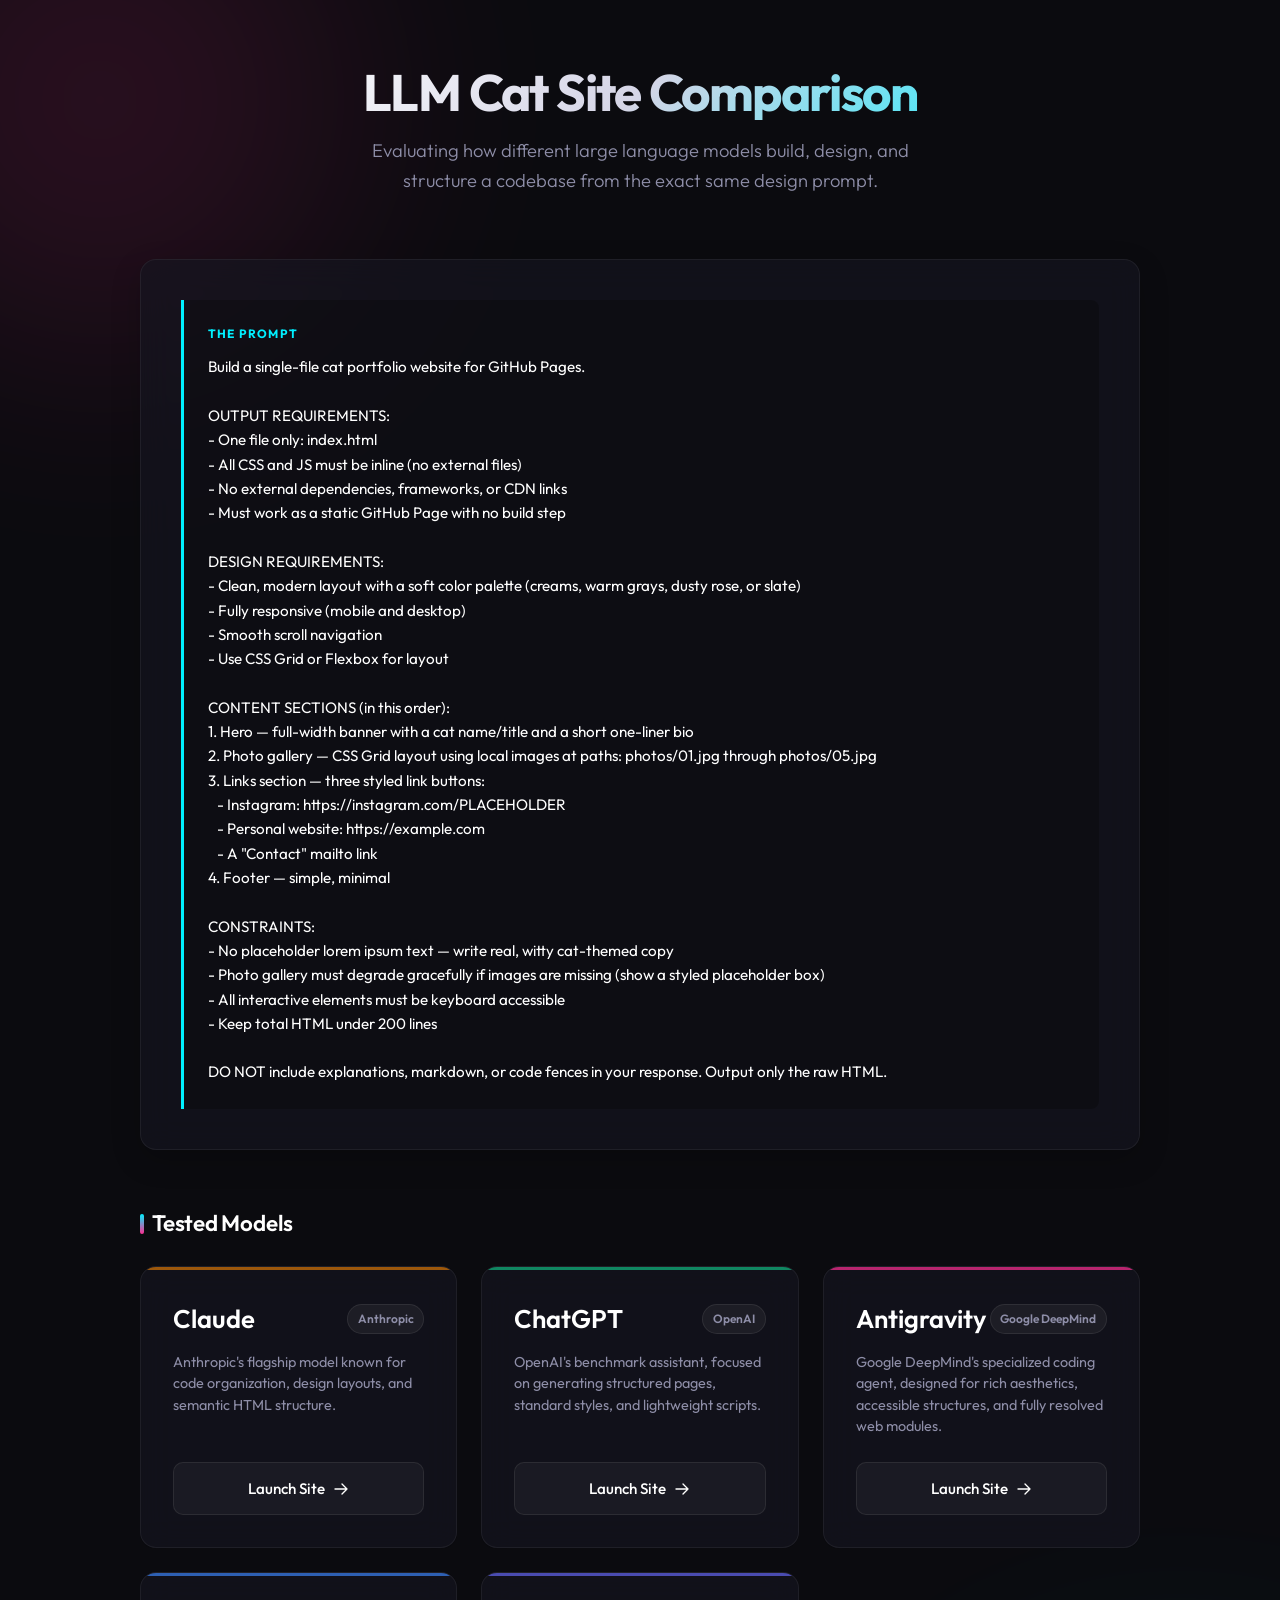
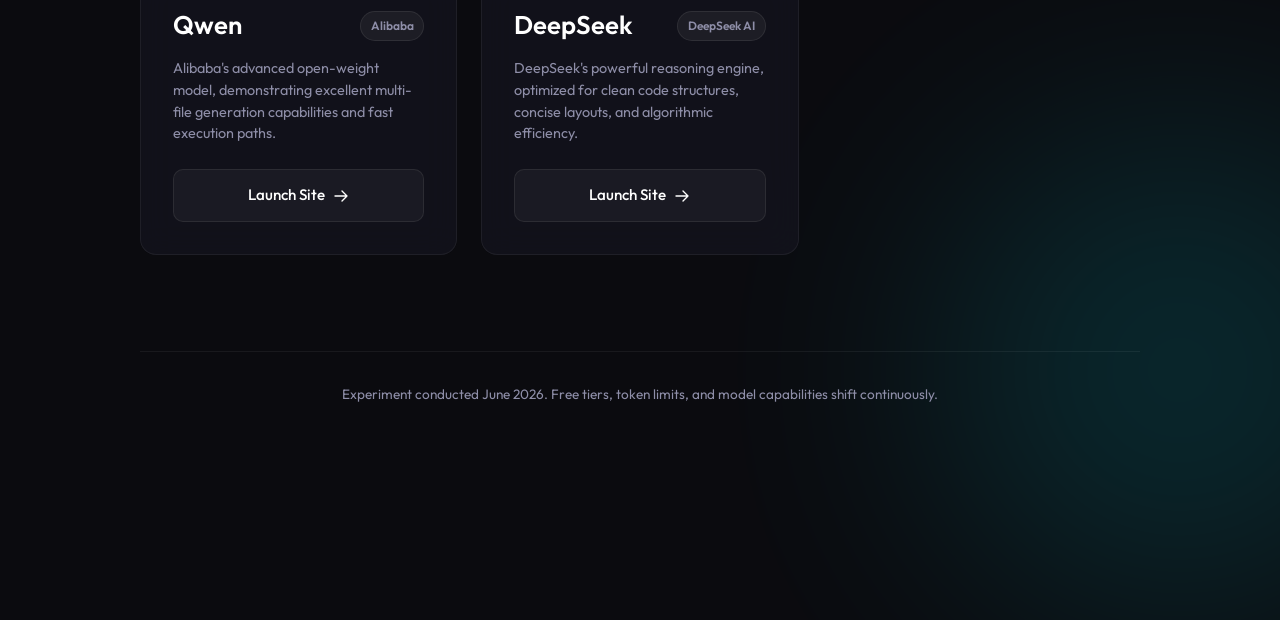
<file: index.html>
<!doctype html>
<html lang="en">
    <head>
        <meta charset="UTF-8" />
        <meta name="viewport" content="width=device-width, initial-scale=1.0" />
        <title>LLM Cat Site Comparison</title>
        <link rel="preconnect" href="https://fonts.googleapis.com">
        <link rel="preconnect" href="https://fonts.gstatic.com" crossorigin>
        <link href="https://fonts.googleapis.com/css2?family=Outfit:wght@300;400;500;600;700&display=swap" rel="stylesheet">
        <style>
            :root {
                --bg: #0b0b0f;
                --card-bg: rgba(22, 22, 33, 0.65);
                --card-hover: rgba(30, 30, 46, 0.85);
                --border: rgba(255, 255, 255, 0.06);
                --border-hover: rgba(255, 255, 255, 0.12);
                --text: #e2e2ee;
                --text-muted: #8e8ea8;
                --text-dark: #121214;
                --primary: #ff2e93; 
                --secondary: #00f0ff;
                --accent: #ab20fd;
                
                --claude-color: #d97706;
                --chatgpt-color: #10b981;
                --antigravity-color: #ff2e93;
                --qwen-color: #3b82f6;
                --deepseek-color: #6366f1;
            }

            * {
                box-sizing: border-box;
                margin: 0;
                padding: 0;
            }

            body {
                font-family: 'Outfit', system-ui, -apple-system, sans-serif;
                background-color: var(--bg);
                color: var(--text);
                padding: 4rem 2rem;
                line-height: 1.6;
                position: relative;
                overflow-x: hidden;
            }

            /* Decorative Background Blobs */
            .blob {
                position: absolute;
                width: 500px;
                height: 500px;
                border-radius: 50%;
                filter: blur(120px);
                z-index: -1;
                opacity: 0.12;
                pointer-events: none;
                animation: float 25s infinite alternate ease-in-out;
            }
            .blob-1 {
                background: var(--primary);
                top: -150px;
                left: -150px;
            }
            .blob-2 {
                background: var(--secondary);
                bottom: -150px;
                right: -150px;
                animation-delay: -12.5s;
            }
            @keyframes float {
                0% { transform: translate(0, 0) scale(1); }
                100% { transform: translate(80px, 50px) scale(1.15); }
            }

            .wrap {
                max-width: 1000px;
                margin: 0 auto;
            }

            /* Header Section */
            header {
                text-align: center;
                margin-bottom: 4rem;
            }

            h1 {
                font-size: 3.2rem;
                font-weight: 700;
                line-height: 1.1;
                margin-bottom: 1rem;
                letter-spacing: -0.03em;
                background: linear-gradient(135deg, #ffffff 10%, #d5d5e6 50%, var(--secondary) 100%);
                -webkit-background-clip: text;
                -webkit-text-fill-color: transparent;
            }

            .sub-title {
                font-size: 1.15rem;
                color: var(--text-muted);
                max-width: 600px;
                margin: 0 auto;
                font-weight: 300;
            }

            /* Section Styling */
            h2.section-title {
                font-size: 1.4rem;
                font-weight: 600;
                margin-bottom: 1.5rem;
                letter-spacing: -0.01em;
                display: flex;
                align-items: center;
                gap: 0.5rem;
                color: #ffffff;
            }

            h2.section-title::before {
                content: "";
                display: inline-block;
                width: 4px;
                height: 1.25rem;
                background: linear-gradient(to bottom, var(--secondary), var(--primary));
                border-radius: 2px;
            }

            /* Brief Card & Prompt Callout */
            .brief-section {
                background: var(--card-bg);
                border: 1px solid var(--border);
                border-radius: 16px;
                padding: 2.5rem;
                backdrop-filter: blur(16px);
                margin-bottom: 3.5rem;
                box-shadow: 0 10px 30px rgba(0, 0, 0, 0.2);
            }

            .prompt-box {
                background: rgba(0, 0, 0, 0.25);
                border-left: 3px solid var(--secondary);
                padding: 1.5rem;
                border-radius: 0 8px 8px 0;
            }

            .prompt-label {
                font-size: 0.75rem;
                font-weight: 700;
                color: var(--secondary);
                letter-spacing: 0.1em;
                display: block;
                margin-bottom: 0.75rem;
            }

            .prompt-text {
                font-family: inherit;
                font-size: 0.95rem;
                color: #ffffff;
                white-space: pre-wrap;
                line-height: 1.6;
            }

            /* Model Grid Section */
            .models-section {
                margin-bottom: 2rem;
            }

            .models-grid {
                display: grid;
                grid-template-columns: repeat(auto-fill, minmax(300px, 1fr));
                gap: 1.5rem;
            }

            .model-card {
                background: var(--card-bg);
                border: 1px solid var(--border);
                border-radius: 16px;
                padding: 2rem;
                display: flex;
                flex-direction: column;
                justify-content: space-between;
                min-height: 220px;
                transition: all 0.3s cubic-bezier(0.16, 1, 0.3, 1);
                backdrop-filter: blur(16px);
                position: relative;
                overflow: hidden;
            }

            .model-card::after {
                content: "";
                position: absolute;
                top: 0;
                left: 0;
                width: 100%;
                height: 3px;
                background: var(--model-color, var(--primary));
                opacity: 0.7;
            }

            .model-card:hover {
                border-color: var(--border-hover);
                transform: translateY(-5px);
                box-shadow: 0 12px 30px rgba(0, 0, 0, 0.3), 
                            0 0 1px 1px var(--model-color, var(--primary)) inset;
            }

            .model-info {
                margin-bottom: 1.5rem;
            }

            .model-header {
                display: flex;
                align-items: center;
                justify-content: space-between;
                margin-bottom: 0.75rem;
            }

            .model-name {
                font-size: 1.6rem;
                font-weight: 600;
                color: #ffffff;
            }

            .model-badge {
                font-size: 0.75rem;
                font-weight: 600;
                padding: 0.25rem 0.6rem;
                border-radius: 100px;
                background: rgba(255, 255, 255, 0.05);
                border: 1px solid rgba(255, 255, 255, 0.08);
                color: var(--text-muted);
            }

            .model-desc {
                font-size: 0.9rem;
                color: var(--text-muted);
                line-height: 1.5;
            }

            .model-link {
                display: flex;
                align-items: center;
                justify-content: center;
                gap: 0.5rem;
                width: 100%;
                padding: 0.85rem;
                background: rgba(255, 255, 255, 0.04);
                border: 1px solid rgba(255, 255, 255, 0.08);
                border-radius: 10px;
                color: #ffffff;
                text-decoration: none;
                font-weight: 500;
                font-size: 0.95rem;
                transition: all 0.2s ease;
            }

            .model-link svg {
                width: 16px;
                height: 16px;
                transition: transform 0.2s ease;
            }

            .model-link:hover {
                background: var(--model-color, var(--primary));
                border-color: transparent;
                color: #ffffff;
                box-shadow: 0 4px 15px rgba(0, 0, 0, 0.2);
            }

            .model-link:hover svg {
                transform: translateX(3px);
            }

            /* Footer */
            footer {
                margin-top: 6rem;
                text-align: center;
                font-size: 0.85rem;
                color: var(--text-muted);
                border-top: 1px solid var(--border);
                padding-top: 2rem;
            }

            /* Responsive queries */
            @media (max-width: 768px) {
                body {
                    padding: 2rem 1.25rem;
                }
                h1 {
                    font-size: 2.3rem;
                }
                .brief-section {
                    padding: 1.5rem;
                }
            }
        </style>
    </head>
    <body>
        <!-- Animated Blobs -->
        <div class="blob blob-1"></div>
        <div class="blob blob-2"></div>

        <div class="wrap">
            <header>
                <h1>LLM Cat Site Comparison</h1>
                <p class="sub-title">Evaluating how different large language models build, design, and structure a codebase from the exact same design prompt.</p>
            </header>

            <section class="brief-section">
                <div class="prompt-box">
                    <span class="prompt-label">THE PROMPT</span>
                    <pre class="prompt-text">Build a single-file cat portfolio website for GitHub Pages.

OUTPUT REQUIREMENTS:
- One file only: index.html
- All CSS and JS must be inline (no external files)
- No external dependencies, frameworks, or CDN links
- Must work as a static GitHub Page with no build step

DESIGN REQUIREMENTS:
- Clean, modern layout with a soft color palette (creams, warm grays, dusty rose, or slate)
- Fully responsive (mobile and desktop)
- Smooth scroll navigation
- Use CSS Grid or Flexbox for layout

CONTENT SECTIONS (in this order):
1. Hero — full-width banner with a cat name/title and a short one-liner bio
2. Photo gallery — CSS Grid layout using local images at paths: photos/01.jpg through photos/05.jpg
3. Links section — three styled link buttons:
   - Instagram: https://instagram.com/PLACEHOLDER
   - Personal website: https://example.com
   - A "Contact" mailto link
4. Footer — simple, minimal

CONSTRAINTS:
- No placeholder lorem ipsum text — write real, witty cat-themed copy
- Photo gallery must degrade gracefully if images are missing (show a styled placeholder box)
- All interactive elements must be keyboard accessible
- Keep total HTML under 200 lines

DO NOT include explanations, markdown, or code fences in your response. Output only the raw HTML.</pre>
                </div>
            </section>

            <main class="models-section">
                <h2 class="section-title">Tested Models</h2>
                
                <div class="models-grid">
                    <!-- Claude -->
                    <div class="model-card" style="--model-color: var(--claude-color);">
                        <div class="model-info">
                            <div class="model-header">
                                <span class="model-name">Claude</span>
                                <span class="model-badge">Anthropic</span>
                            </div>
                            <p class="model-desc">Anthropic's flagship model known for code organization, design layouts, and semantic HTML structure.</p>
                        </div>
                        <a href="Claude/" class="model-link">
                            <span>Launch Site</span>
                            <svg xmlns="http://www.w3.org/2000/svg" fill="none" viewBox="0 0 24 24" stroke-width="2" stroke="currentColor">
                                <path stroke-linecap="round" stroke-linejoin="round" d="M13.5 4.5L21 12m0 0l-7.5 7.5M21 12H3" />
                            </svg>
                        </a>
                    </div>

                    <!-- ChatGPT -->
                    <div class="model-card" style="--model-color: var(--chatgpt-color);">
                        <div class="model-info">
                            <div class="model-header">
                                <span class="model-name">ChatGPT</span>
                                <span class="model-badge">OpenAI</span>
                            </div>
                            <p class="model-desc">OpenAI's benchmark assistant, focused on generating structured pages, standard styles, and lightweight scripts.</p>
                        </div>
                        <a href="ChatGPT/" class="model-link">
                            <span>Launch Site</span>
                            <svg xmlns="http://www.w3.org/2000/svg" fill="none" viewBox="0 0 24 24" stroke-width="2" stroke="currentColor">
                                <path stroke-linecap="round" stroke-linejoin="round" d="M13.5 4.5L21 12m0 0l-7.5 7.5M21 12H3" />
                            </svg>
                        </a>
                    </div>

                    <!-- Antigravity -->
                    <div class="model-card" style="--model-color: var(--antigravity-color);">
                        <div class="model-info">
                            <div class="model-header">
                                <span class="model-name">Antigravity</span>
                                <span class="model-badge">Google DeepMind</span>
                            </div>
                            <p class="model-desc">Google DeepMind's specialized coding agent, designed for rich aesthetics, accessible structures, and fully resolved web modules.</p>
                        </div>
                        <a href="Antigravity/" class="model-link">
                            <span>Launch Site</span>
                            <svg xmlns="http://www.w3.org/2000/svg" fill="none" viewBox="0 0 24 24" stroke-width="2" stroke="currentColor">
                                <path stroke-linecap="round" stroke-linejoin="round" d="M13.5 4.5L21 12m0 0l-7.5 7.5M21 12H3" />
                            </svg>
                        </a>
                    </div>

                    <!-- Qwen -->
                    <div class="model-card" style="--model-color: var(--qwen-color);">
                        <div class="model-info">
                            <div class="model-header">
                                <span class="model-name">Qwen</span>
                                <span class="model-badge">Alibaba</span>
                            </div>
                            <p class="model-desc">Alibaba's advanced open-weight model, demonstrating excellent multi-file generation capabilities and fast execution paths.</p>
                        </div>
                        <a href="Qwen/" class="model-link">
                            <span>Launch Site</span>
                            <svg xmlns="http://www.w3.org/2000/svg" fill="none" viewBox="0 0 24 24" stroke-width="2" stroke="currentColor">
                                <path stroke-linecap="round" stroke-linejoin="round" d="M13.5 4.5L21 12m0 0l-7.5 7.5M21 12H3" />
                            </svg>
                        </a>
                    </div>

                    <!-- DeepSeek -->
                    <div class="model-card" style="--model-color: var(--deepseek-color);">
                        <div class="model-info">
                            <div class="model-header">
                                <span class="model-name">DeepSeek</span>
                                <span class="model-badge">DeepSeek AI</span>
                            </div>
                            <p class="model-desc">DeepSeek's powerful reasoning engine, optimized for clean code structures, concise layouts, and algorithmic efficiency.</p>
                        </div>
                        <a href="DeepSeek/" class="model-link">
                            <span>Launch Site</span>
                            <svg xmlns="http://www.w3.org/2000/svg" fill="none" viewBox="0 0 24 24" stroke-width="2" stroke="currentColor">
                                <path stroke-linecap="round" stroke-linejoin="round" d="M13.5 4.5L21 12m0 0l-7.5 7.5M21 12H3" />
                            </svg>
                        </a>
                    </div>
                </div>
            </main>

            <footer>
                <p>Experiment conducted June 2026. Free tiers, token limits, and model capabilities shift continuously.</p>
            </footer>
        </div>
    </body>
</html>
</file>
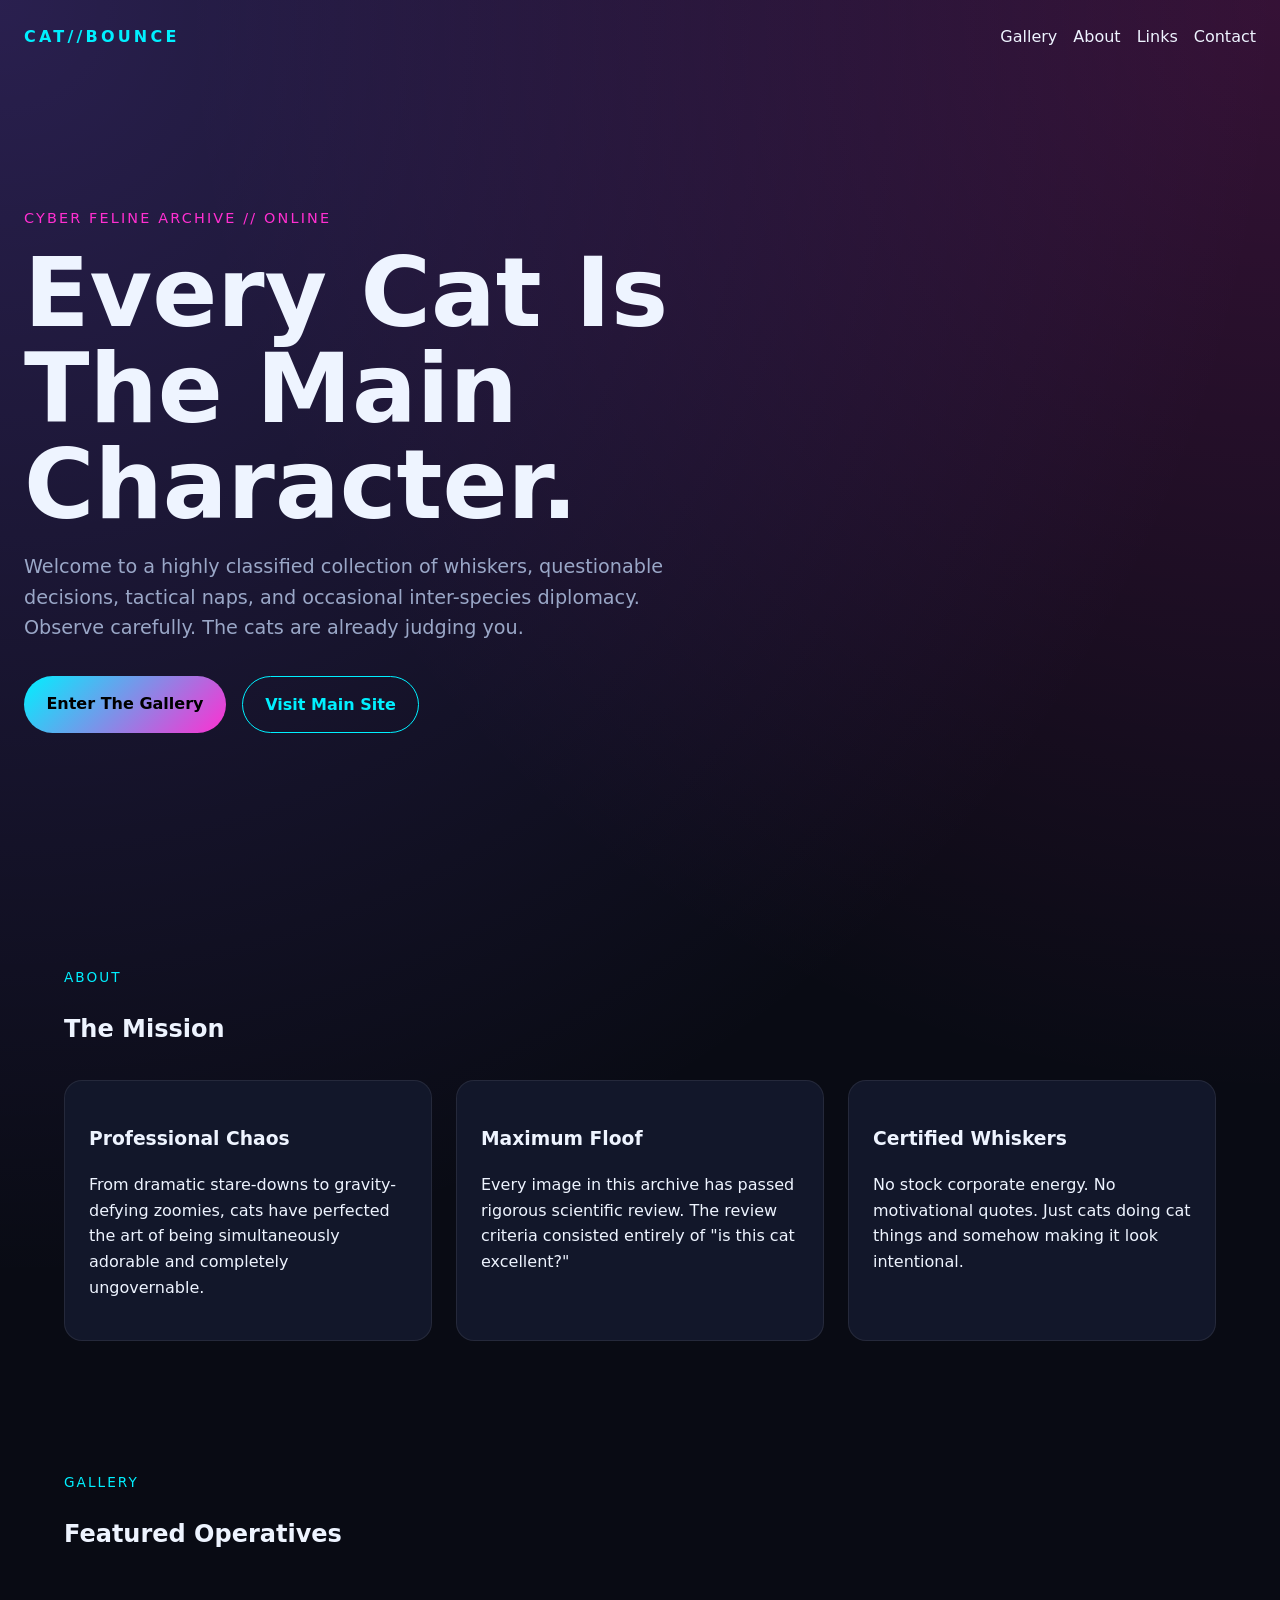
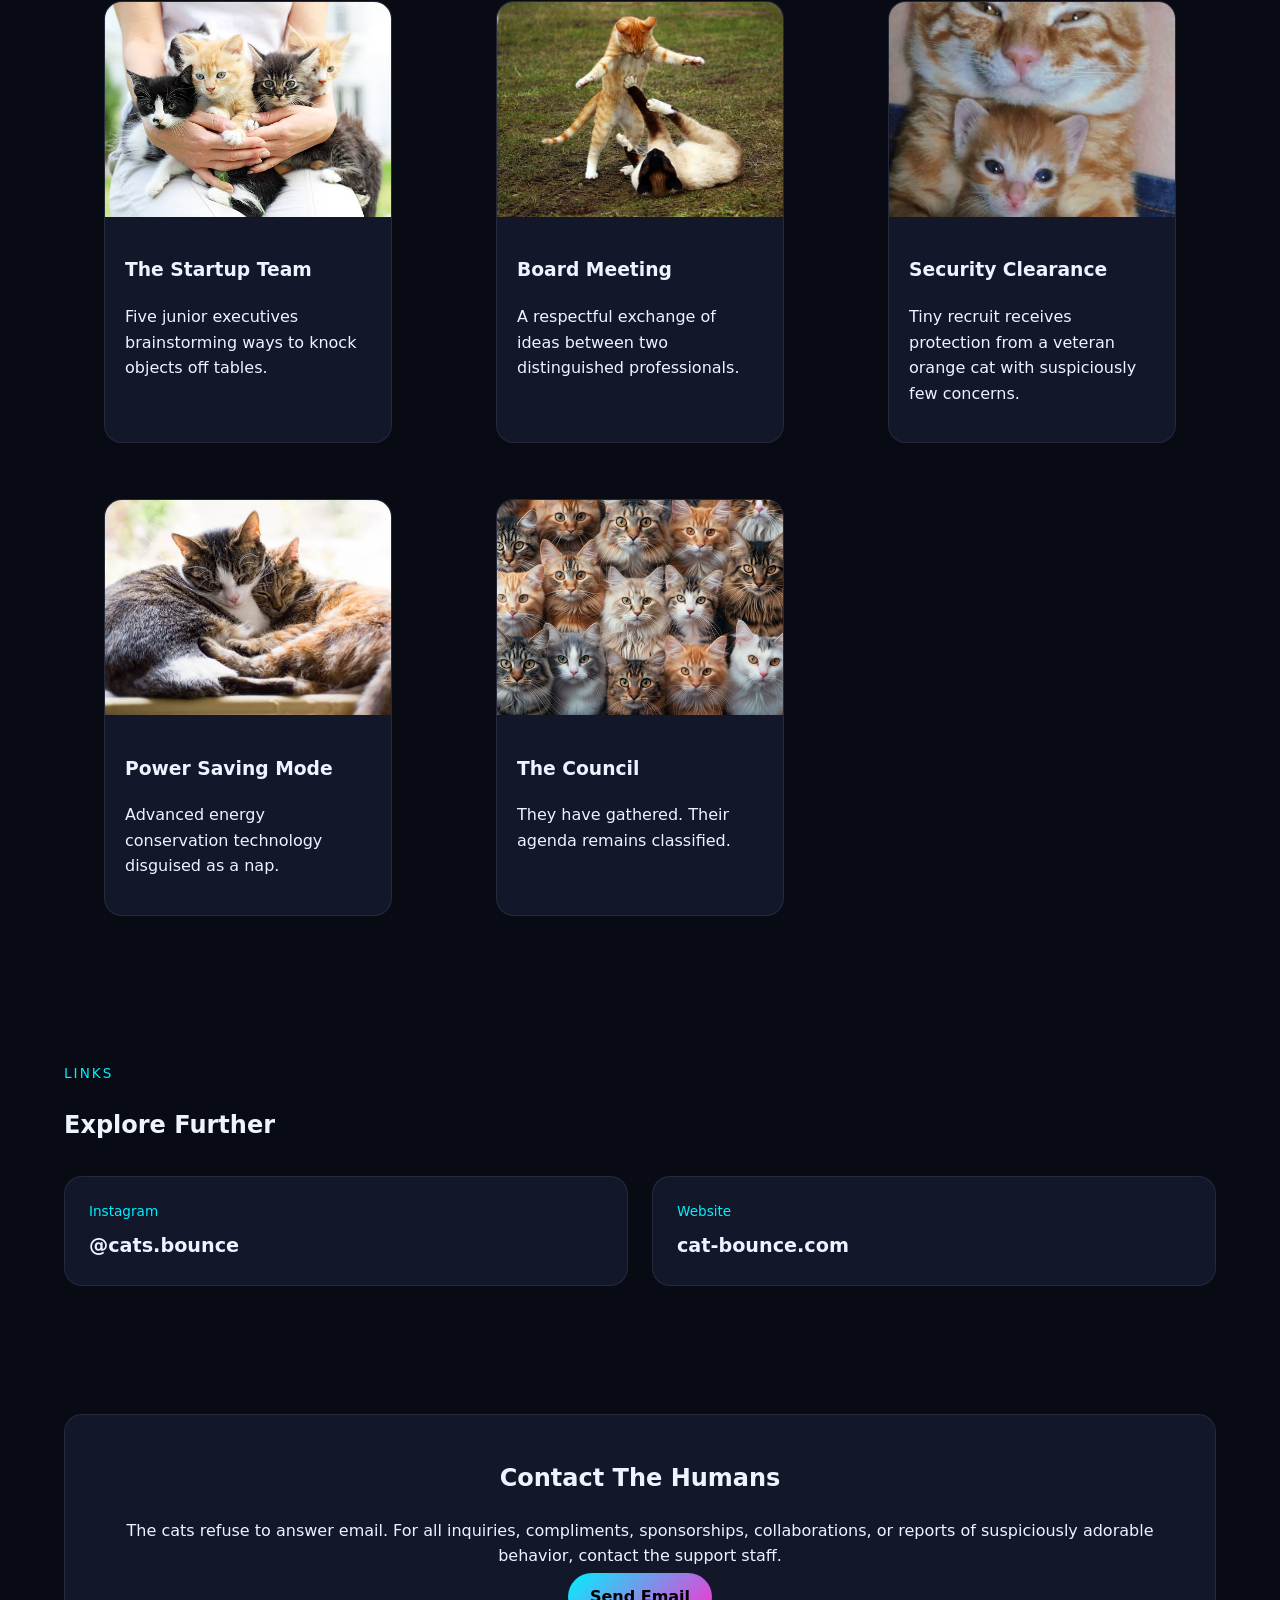
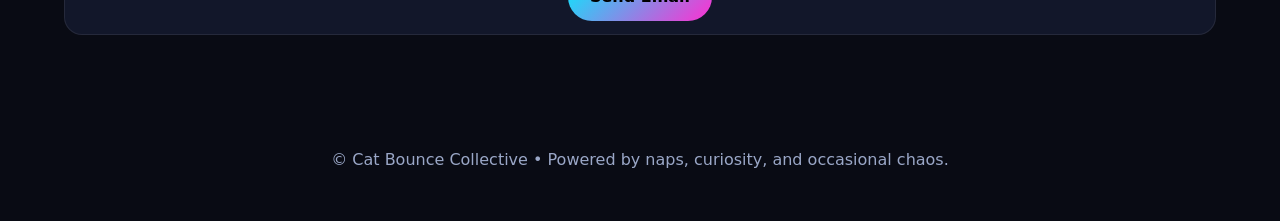
<file: ChatGPT/index.html>
<!doctype html>
<html lang="en">
    <head>
        <meta charset="UTF-8" />
        <meta name="viewport" content="width=device-width, initial-scale=1.0" />
        <title>Cat Bounce Collective</title>
        <meta
            name="description"
            content="A cyberpunk cat portfolio celebrating chaos, cuddles, zoomies, and supreme feline judgment."
        />
        <link rel="stylesheet" href="styles.css" />
    </head>
    <body>
        <a class="skip-link" href="#main">Skip to content</a>

        <header class="hero">
            <nav class="nav">
                <div class="logo">CAT//BOUNCE</div>

                <button
                    class="nav-toggle"
                    aria-expanded="false"
                    aria-controls="nav-menu"
                    aria-label="Toggle navigation"
                >
                    ☰
                </button>

                <ul id="nav-menu" class="nav-menu">
                    <li><a href="#gallery">Gallery</a></li>
                    <li><a href="#about">About</a></li>
                    <li><a href="#links">Links</a></li>
                    <li><a href="#contact">Contact</a></li>
                </ul>
            </nav>

            <div class="hero-content">
                <p class="eyebrow">CYBER FELINE ARCHIVE // ONLINE</p>
                <h1>Every Cat Is The Main Character.</h1>
                <p class="hero-text">
                    Welcome to a highly classified collection of whiskers,
                    questionable decisions, tactical naps, and occasional
                    inter-species diplomacy. Observe carefully. The cats are
                    already judging you.
                </p>

                <div class="hero-actions">
                    <a class="button primary" href="#gallery"
                        >Enter The Gallery</a
                    >
                    <a
                        class="button secondary"
                        href="https://cat-bounce.com/"
                        target="_blank"
                        rel="noopener noreferrer"
                    >
                        Visit Main Site
                    </a>
                </div>
            </div>
        </header>

        <main id="main">
            <section id="about" class="section">
                <div class="section-header">
                    <span class="section-tag">ABOUT</span>
                    <h2>The Mission</h2>
                </div>

                <div class="about-grid">
                    <article class="card">
                        <h3>Professional Chaos</h3>
                        <p>
                            From dramatic stare-downs to gravity-defying
                            zoomies, cats have perfected the art of being
                            simultaneously adorable and completely ungovernable.
                        </p>
                    </article>

                    <article class="card">
                        <h3>Maximum Floof</h3>
                        <p>
                            Every image in this archive has passed rigorous
                            scientific review. The review criteria consisted
                            entirely of "is this cat excellent?"
                        </p>
                    </article>

                    <article class="card">
                        <h3>Certified Whiskers</h3>
                        <p>
                            No stock corporate energy. No motivational quotes.
                            Just cats doing cat things and somehow making it
                            look intentional.
                        </p>
                    </article>
                </div>
            </section>

            <section id="gallery" class="section">
                <div class="section-header">
                    <span class="section-tag">GALLERY</span>
                    <h2>Featured Operatives</h2>
                </div>

                <div class="gallery">
                    <figure class="gallery-card">
                        <div class="image-frame">
                            <img
                                src="kittens.jpg"
                                alt="A group of kittens being held together"
                                loading="lazy"
                            />
                        </div>
                        <figcaption>
                            <h3>The Startup Team</h3>
                            <p>
                                Five junior executives brainstorming ways to
                                knock objects off tables.
                            </p>
                        </figcaption>
                    </figure>

                    <figure class="gallery-card">
                        <div class="image-frame">
                            <img
                                src="fightingcats.jpg"
                                alt="Two cats engaged in a dramatic play fight"
                                loading="lazy"
                            />
                        </div>
                        <figcaption>
                            <h3>Board Meeting</h3>
                            <p>
                                A respectful exchange of ideas between two
                                distinguished professionals.
                            </p>
                        </figcaption>
                    </figure>

                    <figure class="gallery-card">
                        <div class="image-frame">
                            <img
                                src="cutekitten.jpg"
                                alt="A kitten cuddled by an orange cat"
                                loading="lazy"
                            />
                        </div>
                        <figcaption>
                            <h3>Security Clearance</h3>
                            <p>
                                Tiny recruit receives protection from a veteran
                                orange cat with suspiciously few concerns.
                            </p>
                        </figcaption>
                    </figure>

                    <figure class="gallery-card">
                        <div class="image-frame">
                            <img
                                src="cuddlecats.jpg"
                                alt="Two cats sleeping together"
                                loading="lazy"
                            />
                        </div>
                        <figcaption>
                            <h3>Power Saving Mode</h3>
                            <p>
                                Advanced energy conservation technology
                                disguised as a nap.
                            </p>
                        </figcaption>
                    </figure>

                    <figure class="gallery-card">
                        <div class="image-frame">
                            <img
                                src="cats.jpg"
                                alt="A large group of fluffy cats"
                                loading="lazy"
                            />
                        </div>
                        <figcaption>
                            <h3>The Council</h3>
                            <p>
                                They have gathered. Their agenda remains
                                classified.
                            </p>
                        </figcaption>
                    </figure>
                </div>
            </section>

            <section id="links" class="section">
                <div class="section-header">
                    <span class="section-tag">LINKS</span>
                    <h2>Explore Further</h2>
                </div>

                <div class="link-grid">
                    <a
                        class="link-card"
                        href="https://www.instagram.com/cats.bounce/"
                        target="_blank"
                        rel="noopener noreferrer"
                    >
                        <span class="link-label">Instagram</span>
                        <span class="link-title">@cats.bounce</span>
                    </a>

                    <a
                        class="link-card"
                        href="https://cat-bounce.com/"
                        target="_blank"
                        rel="noopener noreferrer"
                    >
                        <span class="link-label">Website</span>
                        <span class="link-title">cat-bounce.com</span>
                    </a>
                </div>
            </section>

            <section id="contact" class="section">
                <div class="contact-card">
                    <h2>Contact The Humans</h2>
                    <p>
                        The cats refuse to answer email. For all inquiries,
                        compliments, sponsorships, collaborations, or reports of
                        suspiciously adorable behavior, contact the support
                        staff.
                    </p>

                    <a
                        class="button primary"
                        href="mailto:hello@cat-bounce.com"
                    >
                        Send Email
                    </a>
                </div>
            </section>
        </main>

        <footer class="footer">
            <p>
                © Cat Bounce Collective • Powered by naps, curiosity, and
                occasional chaos.
            </p>
        </footer>

        <script src="script.js"></script>
    </body>
</html>
</file>
<file: ChatGPT/styles.css>
:root {
    --bg: #090b14;
    --surface: #12172a;
    --surface-2: #171d33;
    --text: #eef4ff;
    --muted: #9aa7c7;
    --cyan: #00f0ff;
    --magenta: #ff2fd1;
    --purple: #8b5dff;
    --border: rgba(255, 255, 255, 0.08);
    --glow: 0 0 25px rgba(0, 240, 255, 0.25);
    --radius: 18px;
}

*,
*::before,
*::after {
    box-sizing: border-box;
}

html {
    scroll-behavior: smooth;
}

body {
    margin: 0;
    font-family: system-ui, sans-serif;
    background:
        radial-gradient(
            circle at top left,
            rgba(139, 93, 255, 0.25),
            transparent 35%
        ),
        radial-gradient(
            circle at top right,
            rgba(255, 47, 209, 0.18),
            transparent 30%
        ),
        var(--bg);
    color: var(--text);
    line-height: 1.6;
}

img {
    display: block;
    width: 100%;
    height: auto;
}

.skip-link {
    position: absolute;
    left: -9999px;
}

.skip-link:focus {
    left: 1rem;
    top: 1rem;
    z-index: 1000;
    background: var(--cyan);
    color: #000;
    padding: 0.75rem 1rem;
}

.hero {
    min-height: 100vh;
    padding: 1.5rem;
    display: flex;
    flex-direction: column;
}

.nav {
    display: flex;
    justify-content: space-between;
    align-items: center;
    gap: 1rem;
}

.logo {
    font-weight: 900;
    letter-spacing: 0.2em;
    color: var(--cyan);
}

.nav-menu {
    display: flex;
    gap: 1rem;
    list-style: none;
    padding: 0;
    margin: 0;
}

.nav-menu a {
    text-decoration: none;
    color: var(--text);
}

.nav-menu a:hover,
.nav-menu a:focus {
    color: var(--cyan);
}

.nav-toggle {
    display: none;
    background: transparent;
    border: 1px solid var(--border);
    color: var(--text);
    padding: 0.75rem;
    border-radius: 10px;
    cursor: pointer;
}

.hero-content {
    max-width: 800px;
    margin: auto 0;
    padding: 5rem 0;
}

.eyebrow {
    color: var(--magenta);
    letter-spacing: 0.15em;
    font-size: 0.9rem;
}

h1 {
    font-size: clamp(3rem, 8vw, 6rem);
    line-height: 1;
    margin: 0.5rem 0 1rem;
}

.hero-text {
    font-size: 1.2rem;
    color: var(--muted);
    max-width: 650px;
}

.hero-actions {
    display: flex;
    flex-wrap: wrap;
    gap: 1rem;
    margin-top: 2rem;
}

.button {
    text-decoration: none;
    border-radius: 999px;
    padding: 0.9rem 1.4rem;
    font-weight: 700;
}

.primary {
    background: linear-gradient(135deg, var(--cyan), var(--magenta));
    color: #000;
}

.secondary {
    border: 1px solid var(--cyan);
    color: var(--cyan);
}

.section {
    padding: 4rem 1.5rem;
    max-width: 1200px;
    margin: 0 auto;
}

.section-header {
    margin-bottom: 2rem;
}

.section-tag {
    color: var(--cyan);
    font-size: 0.85rem;
    letter-spacing: 0.15em;
}

.about-grid,
.link-grid {
    display: grid;
    grid-template-columns: repeat(auto-fit, minmax(240px, 1fr));
    gap: 1.5rem;
}

.card,
.link-card,
.contact-card,
.gallery-card {
    background: var(--surface);
    border: 1px solid var(--border);
    border-radius: var(--radius);
    overflow: hidden;
}

.card,
.link-card,
.contact-card {
    padding: 1.5rem;
}

.gallery {
    display: grid;
    grid-template-columns: repeat(auto-fit, minmax(280px, 1fr));
    gap: 1.5rem;
}

.image-frame {
    aspect-ratio: 4 / 3;
    overflow: hidden;
    background: linear-gradient(
        135deg,
        rgba(0, 240, 255, 0.15),
        rgba(255, 47, 209, 0.15)
    );
    position: relative;
}

.image-frame::before {
    content: "CAT IMAGE OFFLINE";
    position: absolute;
    inset: 0;
    display: grid;
    place-items: center;
    color: var(--muted);
    font-size: 0.9rem;
    letter-spacing: 0.15em;
}

.image-frame img {
    position: relative;
    z-index: 1;
    height: 100%;
    object-fit: cover;
}

.gallery-card figcaption {
    padding: 1.25rem;
}

.link-card {
    text-decoration: none;
    color: var(--text);
}

.link-label {
    display: block;
    color: var(--cyan);
    font-size: 0.85rem;
    margin-bottom: 0.5rem;
}

.link-title {
    font-size: 1.2rem;
    font-weight: 700;
}

.contact-card {
    text-align: center;
}

.footer {
    text-align: center;
    padding: 2rem;
    color: var(--muted);
}

.card:hover,
.gallery-card:hover,
.link-card:hover,
.button:hover,
.card:focus-within,
.gallery-card:focus-within,
.link-card:focus {
    box-shadow: var(--glow);
}

a:focus,
button:focus {
    outline: 2px solid var(--cyan);
    outline-offset: 3px;
}

@media (max-width: 768px) {
    .nav-toggle {
        display: block;
    }

    .nav-menu {
        display: none;
        width: 100%;
        flex-direction: column;
        margin-top: 1rem;
    }

    .nav-menu.open {
        display: flex;
    }

    .nav {
        flex-wrap: wrap;
    }
}

@media (prefers-reduced-motion: reduce) {
    html {
        scroll-behavior: auto;
    }

    *,
    *::before,
    *::after {
        transition: none !important;
        animation: none !important;
    }
}
</file>
